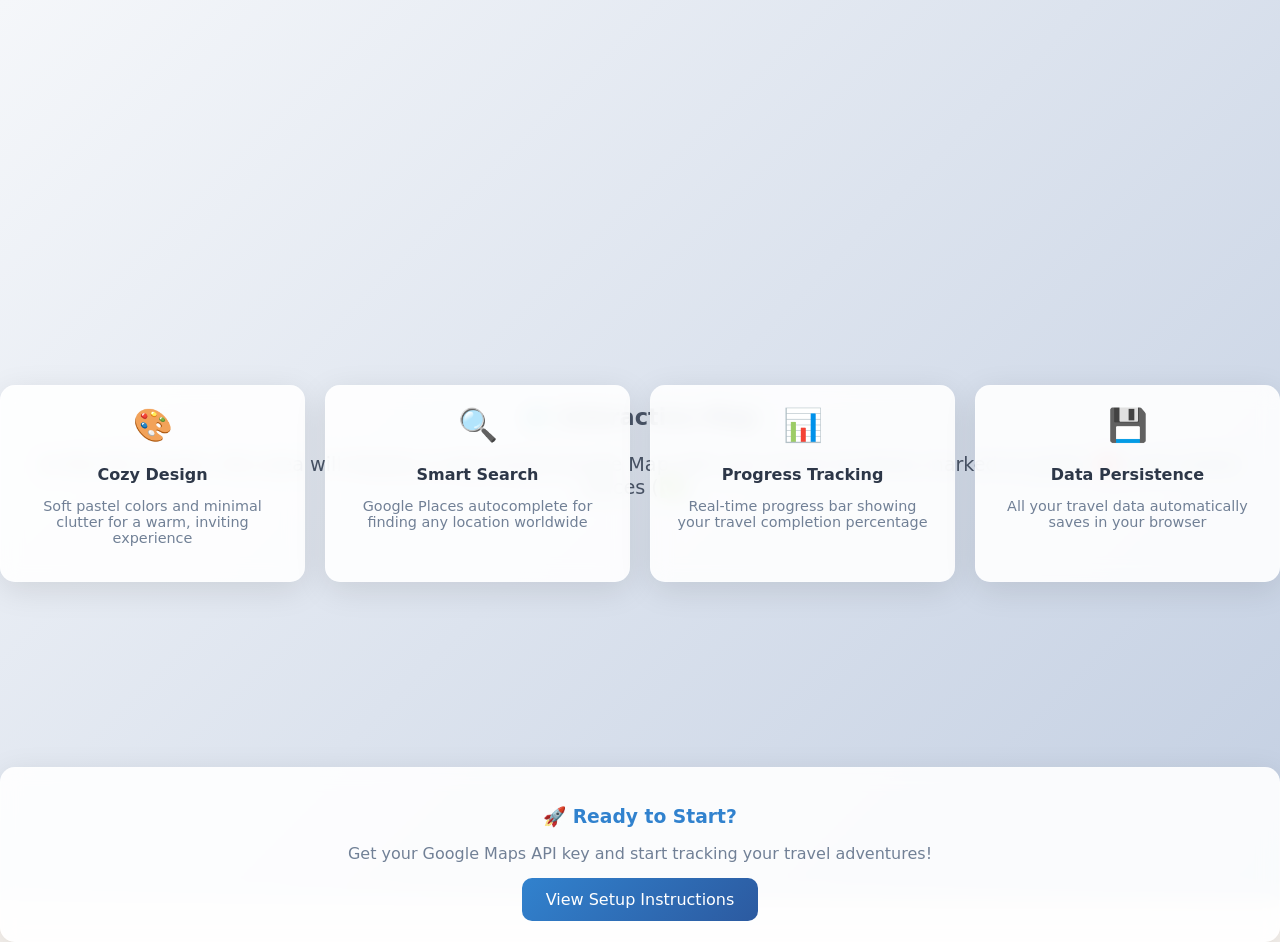
<file: demo.html>
<!DOCTYPE html>
<html lang="en">
<head>
    <meta charset="UTF-8">
    <meta name="viewport" content="width=device-width, initial-scale=1.0">
    <title>Cozy Travel Progress - Demo</title>
    <link rel="stylesheet" href="styles.css">
    <link href="https://fonts.googleapis.com/css2?family=Inter:wght@300;400;500;600&display=swap" rel="stylesheet">
    <style>
        /* Demo-specific styles */
        .demo-map {
            background: linear-gradient(135deg, #f5f7fa 0%, #c3cfe2 100%);
            display: flex;
            align-items: center;
            justify-content: center;
            color: #4a5568;
            font-size: 1.2rem;
            text-align: center;
            padding: 20px;
        }
        
        .demo-notice {
            background: rgba(255, 255, 255, 0.9);
            backdrop-filter: blur(10px);
            border-radius: 15px;
            padding: 20px;
            margin: 20px 0;
            text-align: center;
            box-shadow: 0 8px 32px rgba(0,0,0,0.1);
            border: 1px solid rgba(255, 255, 255, 0.2);
        }
        
        .demo-notice h3 {
            color: #3182ce;
            margin-bottom: 10px;
        }
        
        .demo-notice p {
            color: #718096;
            margin-bottom: 15px;
        }
        
        .demo-btn {
            background: linear-gradient(135deg, #3182ce 0%, #2c5aa0 100%);
            color: white;
            border: none;
            border-radius: 10px;
            padding: 12px 24px;
            font-size: 1rem;
            font-weight: 500;
            cursor: pointer;
            transition: all 0.3s ease;
            text-decoration: none;
            display: inline-block;
        }
        
        .demo-btn:hover {
            transform: translateY(-2px);
            box-shadow: 0 6px 20px rgba(0,0,0,0.15);
        }
        
        .demo-features {
            display: grid;
            grid-template-columns: repeat(auto-fit, minmax(250px, 1fr));
            gap: 20px;
            margin: 30px 0;
        }
        
        .demo-feature {
            background: rgba(255, 255, 255, 0.9);
            backdrop-filter: blur(10px);
            border-radius: 15px;
            padding: 20px;
            text-align: center;
            box-shadow: 0 8px 32px rgba(0,0,0,0.1);
            border: 1px solid rgba(255, 255, 255, 0.2);
        }
        
        .demo-feature-icon {
            font-size: 2rem;
            margin-bottom: 15px;
        }
        
        .demo-feature h4 {
            color: #2d3748;
            margin-bottom: 10px;
        }
        
        .demo-feature p {
            color: #718096;
            font-size: 0.9rem;
        }
    </style>
</head>
<body>
    <div class="container">
        <header class="header">
            <h1>🌍 Cozy Travel Progress</h1>
            <p class="subtitle">Track your adventures and dream destinations</p>
        </header>

        <div class="demo-notice">
            <h3>🚀 Demo Mode</h3>
            <p>This is a preview of the Cozy Travel Progress app. To use the full version with Google Maps, you'll need to set up an API key.</p>
            <a href="index.html" class="demo-btn">View Full App Setup</a>
        </div>

        <div class="search-section">
            <div class="search-container">
                <input 
                    type="text" 
                    id="location-search" 
                    placeholder="Search for a place... (Demo Mode)"
                    autocomplete="off"
                    disabled
                >
                <div class="button-group">
                    <button id="add-goal" class="btn btn-goal" disabled>
                        <span class="btn-icon">🎯</span>
                        Add to Goals
                    </button>
                    <button id="add-visited" class="btn btn-visited" disabled>
                        <span class="btn-icon">✅</span>
                        Add to Visited
                    </button>
                </div>
            </div>
        </div>

        <div class="progress-section">
            <div class="progress-info">
                <span class="progress-text">Progress: <span id="progress-text">0/0</span></span>
                <span class="progress-percentage" id="progress-percentage">0%</span>
            </div>
            <div class="progress-bar">
                <div class="progress-fill" id="progress-fill"></div>
            </div>
        </div>

        <div class="map-container">
            <div id="map" class="demo-map">
                <div>
                    <h3>🗺️ Interactive Map</h3>
                    <p>In the full version, this area will display a cozy-styled Google Map with your travel locations marked as goals (🎯) and visited places (✅).</p>
                </div>
            </div>
        </div>

        <div class="demo-features">
            <div class="demo-feature">
                <div class="demo-feature-icon">🎨</div>
                <h4>Cozy Design</h4>
                <p>Soft pastel colors and minimal clutter for a warm, inviting experience</p>
            </div>
            <div class="demo-feature">
                <div class="demo-feature-icon">🔍</div>
                <h4>Smart Search</h4>
                <p>Google Places autocomplete for finding any location worldwide</p>
            </div>
            <div class="demo-feature">
                <div class="demo-feature-icon">📊</div>
                <h4>Progress Tracking</h4>
                <p>Real-time progress bar showing your travel completion percentage</p>
            </div>
            <div class="demo-feature">
                <div class="demo-feature-icon">💾</div>
                <h4>Data Persistence</h4>
                <p>All your travel data automatically saves in your browser</p>
            </div>
        </div>

        <div class="stats-section">
            <div class="stat-card">
                <div class="stat-icon">🎯</div>
                <div class="stat-content">
                    <div class="stat-number" id="goals-count">0</div>
                    <div class="stat-label">Goals</div>
                </div>
            </div>
            <div class="stat-card">
                <div class="stat-icon">✅</div>
                <div class="stat-content">
                    <div class="stat-number" id="visited-count">0</div>
                    <div class="stat-label">Visited</div>
                </div>
            </div>
            <div class="stat-card">
                <button id="reset-btn" class="reset-btn" disabled>
                    <span class="reset-icon">🔄</span>
                    Reset
                </button>
            </div>
        </div>

        <div class="demo-notice">
            <h3>🚀 Ready to Start?</h3>
            <p>Get your Google Maps API key and start tracking your travel adventures!</p>
            <a href="README.md" class="demo-btn">View Setup Instructions</a>
        </div>
    </div>

    <script>
        // Demo mode - show some sample data
        document.addEventListener('DOMContentLoaded', function() {
            // Simulate some sample data
            const sampleGoals = 3;
            const sampleVisited = 2;
            const total = sampleGoals + sampleVisited;
            const percentage = Math.round((sampleVisited / total) * 100);

            document.getElementById('progress-text').textContent = `${sampleVisited}/${total}`;
            document.getElementById('progress-percentage').textContent = `${percentage}%`;
            document.getElementById('progress-fill').style.width = `${percentage}%`;
            document.getElementById('goals-count').textContent = sampleGoals;
            document.getElementById('visited-count').textContent = sampleVisited;

            // Add some demo interactions
            document.querySelectorAll('.btn, #reset-btn').forEach(btn => {
                btn.addEventListener('click', function(e) {
                    e.preventDefault();
                    alert('This is demo mode! To use the full app, please set up your Google Maps API key.');
                });
            });
        });
    </script>
</body>
</html>
</file>
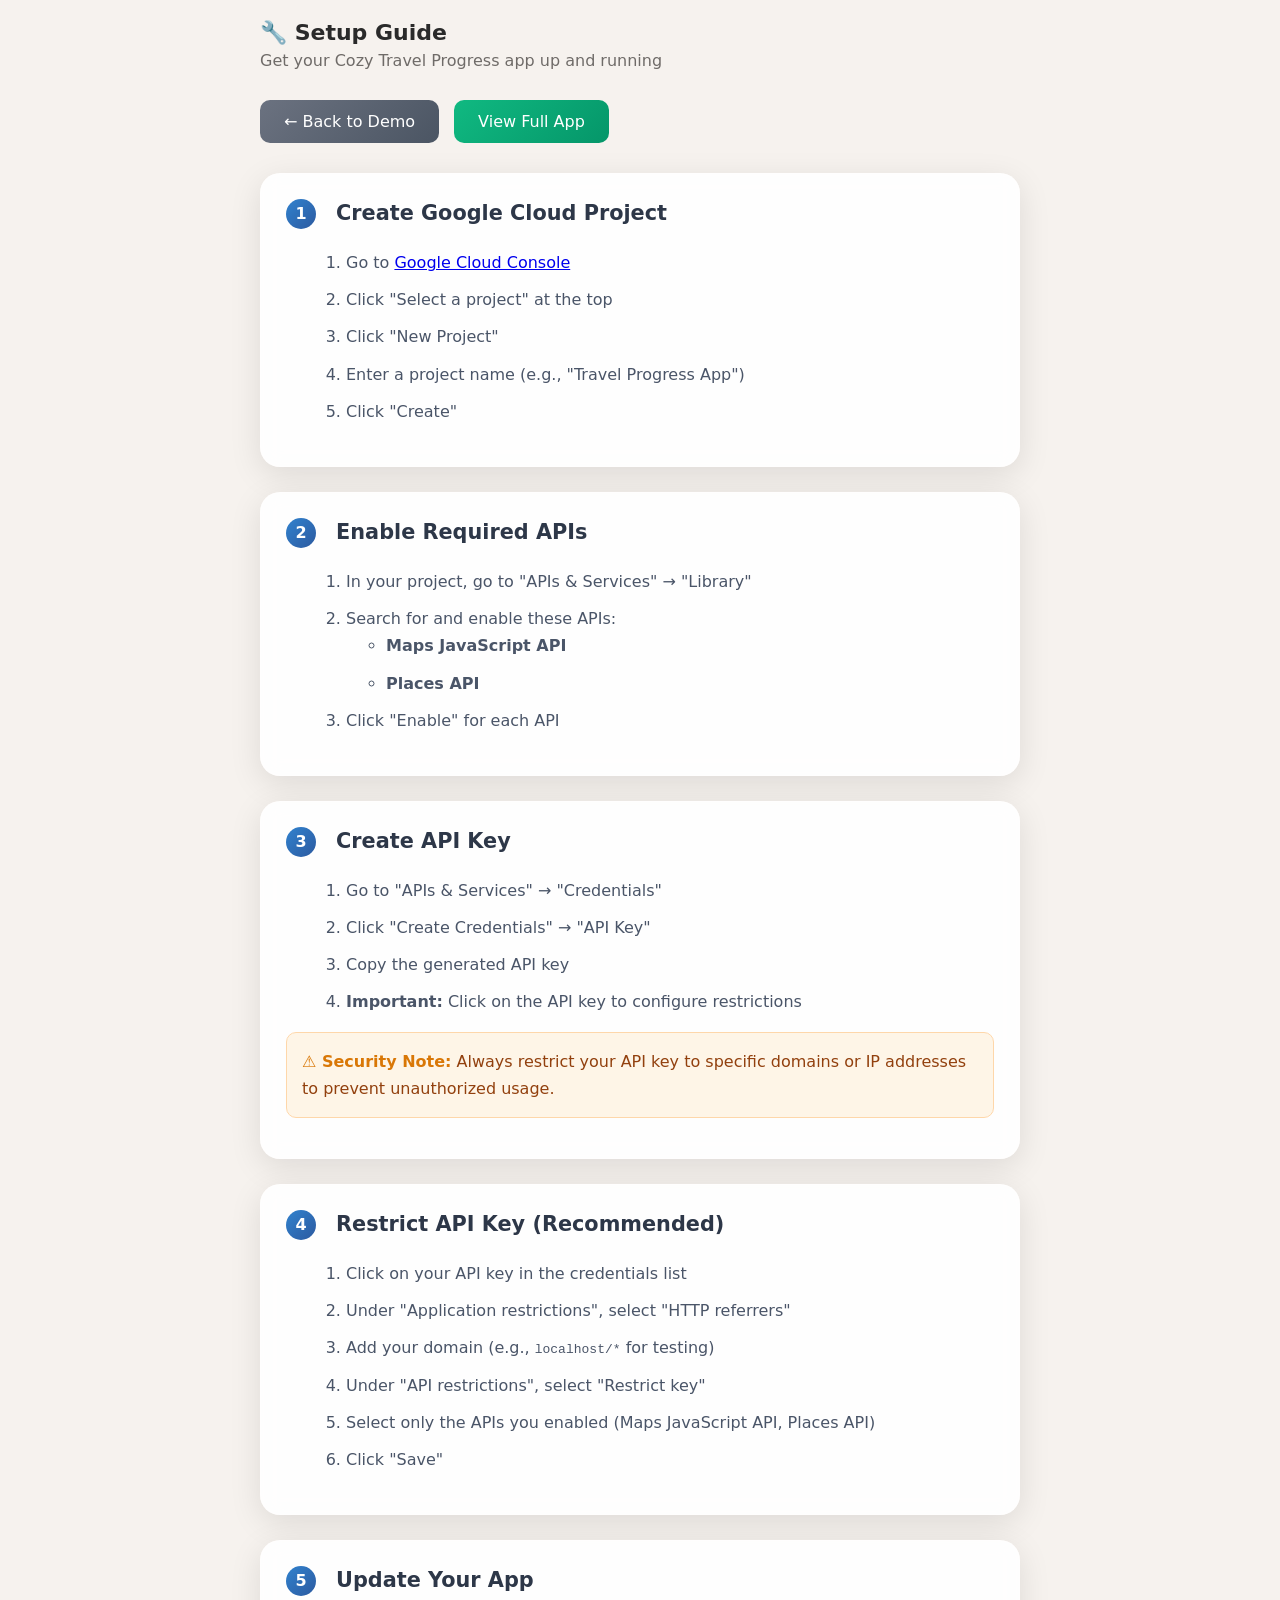
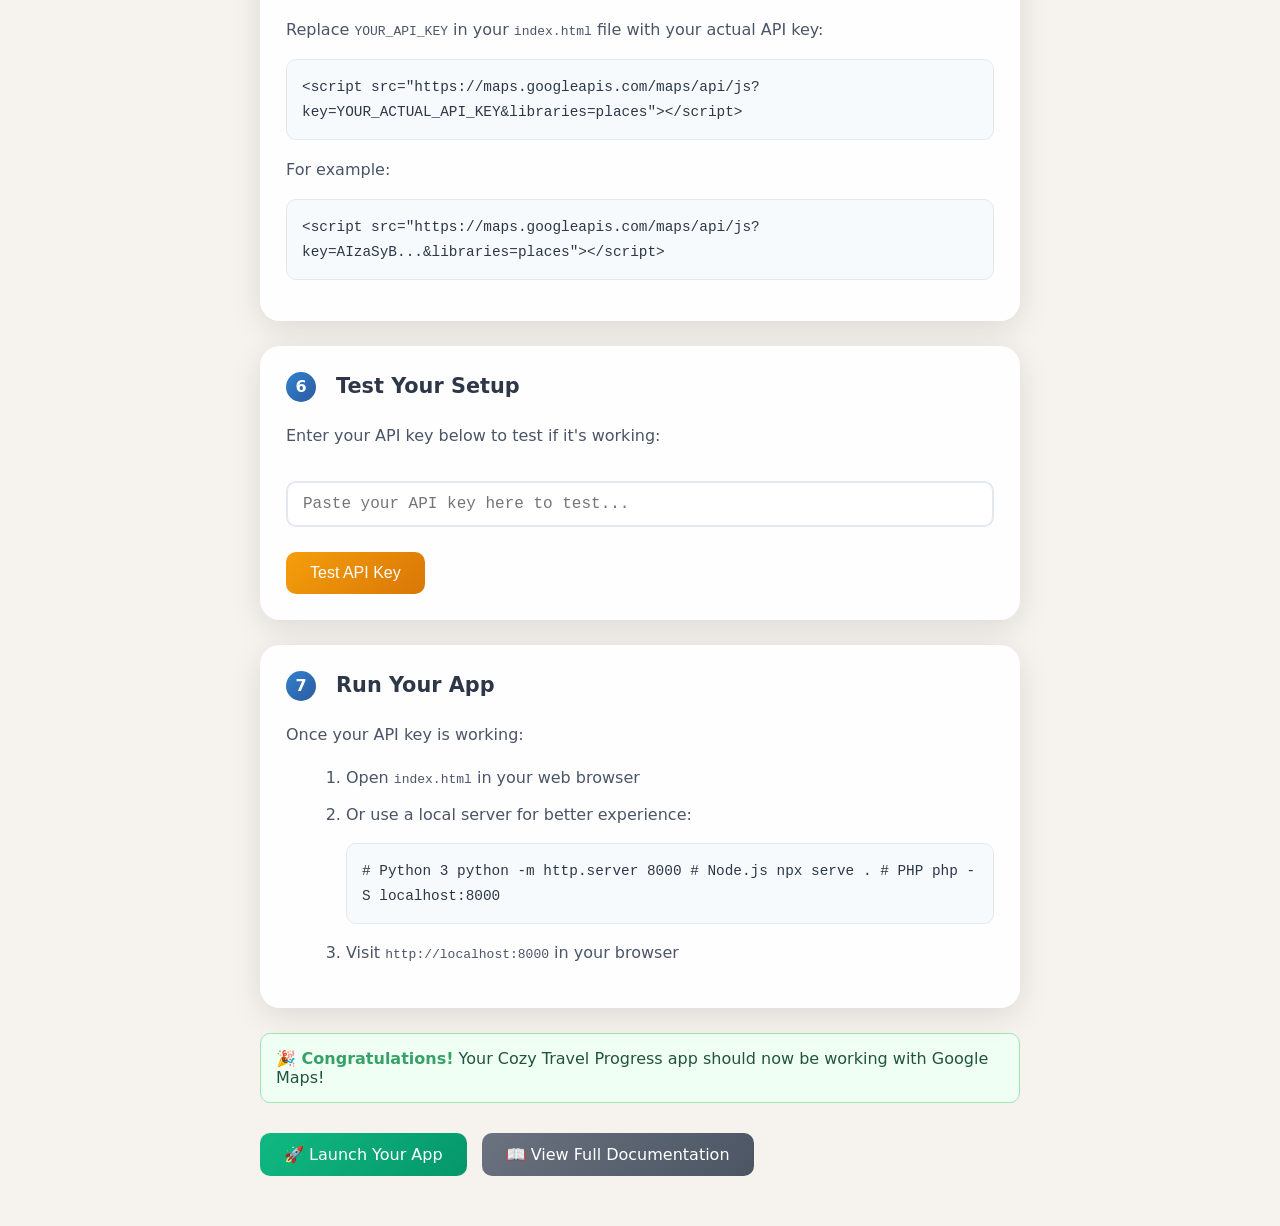
<file: setup.html>
<!DOCTYPE html>
<html lang="en">
<head>
    <meta charset="UTF-8">
    <meta name="viewport" content="width=device-width, initial-scale=1.0">
    <title>Setup Guide - Cozy Travel Progress</title>
    <link rel="stylesheet" href="styles.css">
    <link href="https://fonts.googleapis.com/css2?family=Inter:wght@300;400;500;600&display=swap" rel="stylesheet">
    <style>
        .setup-container {
            max-width: 800px;
            margin: 0 auto;
            padding: 20px;
        }
        
        .setup-step {
            background: rgba(255, 255, 255, 0.9);
            backdrop-filter: blur(10px);
            border-radius: 20px;
            padding: 25px;
            margin-bottom: 25px;
            box-shadow: 0 8px 32px rgba(0,0,0,0.1);
            border: 1px solid rgba(255, 255, 255, 0.2);
        }
        
        .step-number {
            display: inline-block;
            background: linear-gradient(135deg, #3182ce 0%, #2c5aa0 100%);
            color: white;
            width: 30px;
            height: 30px;
            border-radius: 50%;
            text-align: center;
            line-height: 30px;
            font-weight: 600;
            margin-right: 15px;
        }
        
        .step-title {
            display: inline-block;
            font-size: 1.3rem;
            font-weight: 600;
            color: #2d3748;
            vertical-align: top;
            margin-top: 2px;
        }
        
        .step-content {
            margin-top: 20px;
            color: #4a5568;
            line-height: 1.7;
        }
        
        .step-content ol {
            margin-left: 20px;
            margin-top: 15px;
        }
        
        .step-content li {
            margin-bottom: 10px;
        }
        
        .code-block {
            background: #f7fafc;
            border: 1px solid #e2e8f0;
            border-radius: 10px;
            padding: 15px;
            margin: 15px 0;
            font-family: 'Courier New', monospace;
            font-size: 0.9rem;
            color: #2d3748;
            overflow-x: auto;
        }
        
        .warning {
            background: #fef5e7;
            border: 1px solid #fed7aa;
            border-radius: 10px;
            padding: 15px;
            margin: 15px 0;
            color: #92400e;
        }
        
        .warning strong {
            color: #d97706;
        }
        
        .success {
            background: #f0fff4;
            border: 1px solid #9ae6b4;
            border-radius: 10px;
            padding: 15px;
            margin: 15px 0;
            color: #22543d;
        }
        
        .success strong {
            color: #38a169;
        }
        
        .setup-links {
            display: flex;
            gap: 15px;
            margin: 30px 0;
            flex-wrap: wrap;
        }
        
        .setup-link {
            background: linear-gradient(135deg, #10b981 0%, #059669 100%);
            color: white;
            text-decoration: none;
            padding: 12px 24px;
            border-radius: 10px;
            font-weight: 500;
            transition: all 0.3s ease;
            display: inline-block;
        }
        
        .setup-link:hover {
            transform: translateY(-2px);
            box-shadow: 0 6px 20px rgba(0,0,0,0.15);
        }
        
        .setup-link.secondary {
            background: linear-gradient(135deg, #6b7280 0%, #4b5563 100%);
        }
        
        .api-key-input {
            width: 100%;
            padding: 12px 15px;
            border: 2px solid #e2e8f0;
            border-radius: 10px;
            font-size: 1rem;
            font-family: 'Courier New', monospace;
            margin: 15px 0;
        }
        
        .api-key-input:focus {
            outline: none;
            border-color: #90cdf4;
            box-shadow: 0 0 0 3px rgba(144, 205, 244, 0.1);
        }
        
        .test-btn {
            background: linear-gradient(135deg, #f59e0b 0%, #d97706 100%);
            color: white;
            border: none;
            border-radius: 10px;
            padding: 12px 24px;
            font-size: 1rem;
            font-weight: 500;
            cursor: pointer;
            transition: all 0.3s ease;
            margin-top: 10px;
        }
        
        .test-btn:hover {
            transform: translateY(-2px);
            box-shadow: 0 6px 20px rgba(0,0,0,0.15);
        }
    </style>
</head>
<body>
    <div class="setup-container">
        <header class="header">
            <h1>🔧 Setup Guide</h1>
            <p class="subtitle">Get your Cozy Travel Progress app up and running</p>
        </header>

        <div class="setup-links">
            <a href="demo.html" class="setup-link secondary">← Back to Demo</a>
            <a href="index.html" class="setup-link">View Full App</a>
        </div>

        <div class="setup-step">
            <div>
                <span class="step-number">1</span>
                <span class="step-title">Create Google Cloud Project</span>
            </div>
            <div class="step-content">
                <ol>
                    <li>Go to <a href="https://console.cloud.google.com/" target="_blank">Google Cloud Console</a></li>
                    <li>Click "Select a project" at the top</li>
                    <li>Click "New Project"</li>
                    <li>Enter a project name (e.g., "Travel Progress App")</li>
                    <li>Click "Create"</li>
                </ol>
            </div>
        </div>

        <div class="setup-step">
            <div>
                <span class="step-number">2</span>
                <span class="step-title">Enable Required APIs</span>
            </div>
            <div class="step-content">
                <ol>
                    <li>In your project, go to "APIs & Services" → "Library"</li>
                    <li>Search for and enable these APIs:
                        <ul>
                            <li><strong>Maps JavaScript API</strong></li>
                            <li><strong>Places API</strong></li>
                        </ul>
                    </li>
                    <li>Click "Enable" for each API</li>
                </ol>
            </div>
        </div>

        <div class="setup-step">
            <div>
                <span class="step-number">3</span>
                <span class="step-title">Create API Key</span>
            </div>
            <div class="step-content">
                <ol>
                    <li>Go to "APIs & Services" → "Credentials"</li>
                    <li>Click "Create Credentials" → "API Key"</li>
                    <li>Copy the generated API key</li>
                    <li><strong>Important:</strong> Click on the API key to configure restrictions</li>
                </ol>
                
                <div class="warning">
                    <strong>⚠️ Security Note:</strong> Always restrict your API key to specific domains or IP addresses to prevent unauthorized usage.
                </div>
            </div>
        </div>

        <div class="setup-step">
            <div>
                <span class="step-number">4</span>
                <span class="step-title">Restrict API Key (Recommended)</span>
            </div>
            <div class="step-content">
                <ol>
                    <li>Click on your API key in the credentials list</li>
                    <li>Under "Application restrictions", select "HTTP referrers"</li>
                    <li>Add your domain (e.g., <code>localhost/*</code> for testing)</li>
                    <li>Under "API restrictions", select "Restrict key"</li>
                    <li>Select only the APIs you enabled (Maps JavaScript API, Places API)</li>
                    <li>Click "Save"</li>
                </ol>
            </div>
        </div>

        <div class="setup-step">
            <div>
                <span class="step-number">5</span>
                <span class="step-title">Update Your App</span>
            </div>
            <div class="step-content">
                <p>Replace <code>YOUR_API_KEY</code> in your <code>index.html</code> file with your actual API key:</p>
                
                <div class="code-block">
&lt;script src="https://maps.googleapis.com/maps/api/js?key=YOUR_ACTUAL_API_KEY&libraries=places"&gt;&lt;/script&gt;
                </div>
                
                <p>For example:</p>
                
                <div class="code-block">
&lt;script src="https://maps.googleapis.com/maps/api/js?key=AIzaSyB...&libraries=places"&gt;&lt;/script&gt;
                </div>
            </div>
        </div>

        <div class="setup-step">
            <div>
                <span class="step-number">6</span>
                <span class="step-title">Test Your Setup</span>
            </div>
            <div class="step-content">
                <p>Enter your API key below to test if it's working:</p>
                
                <input type="text" id="api-key-test" class="api-key-input" placeholder="Paste your API key here to test...">
                <button id="test-api-btn" class="test-btn">Test API Key</button>
                
                <div id="test-result"></div>
            </div>
        </div>

        <div class="setup-step">
            <div>
                <span class="step-number">7</span>
                <span class="step-title">Run Your App</span>
            </div>
            <div class="step-content">
                <p>Once your API key is working:</p>
                <ol>
                    <li>Open <code>index.html</code> in your web browser</li>
                    <li>Or use a local server for better experience:
                        <div class="code-block">
# Python 3
python -m http.server 8000

# Node.js
npx serve .

# PHP
php -S localhost:8000
                        </div>
                    </li>
                    <li>Visit <code>http://localhost:8000</code> in your browser</li>
                </ol>
            </div>
        </div>

        <div class="success">
            <strong>🎉 Congratulations!</strong> Your Cozy Travel Progress app should now be working with Google Maps!
        </div>

        <div class="setup-links">
            <a href="index.html" class="setup-link">🚀 Launch Your App</a>
            <a href="README.md" class="setup-link secondary">📖 View Full Documentation</a>
        </div>
    </div>

    <script>
        // Test API key functionality
        document.getElementById('test-api-btn').addEventListener('click', function() {
            const apiKey = document.getElementById('api-key-test').value.trim();
            const resultDiv = document.getElementById('test-result');
            
            if (!apiKey) {
                resultDiv.innerHTML = '<div class="warning">Please enter an API key to test.</div>';
                return;
            }
            
            // Test the API key by making a simple request
            const testUrl = `https://maps.googleapis.com/maps/api/js?key=${apiKey}&libraries=places`;
            
            resultDiv.innerHTML = '<div class="success">Testing API key...</div>';
            
            // Create a test script tag
            const testScript = document.createElement('script');
            testScript.src = testUrl;
            testScript.onload = function() {
                resultDiv.innerHTML = '<div class="success"><strong>✅ Success!</strong> Your API key is working correctly. You can now use it in your app!</div>';
                document.body.removeChild(testScript);
            };
            testScript.onerror = function() {
                resultDiv.innerHTML = '<div class="warning"><strong>❌ Error:</strong> There was a problem with your API key. Please check that it\'s correct and has the right permissions.</div>';
                document.body.removeChild(testScript);
            };
            
            document.body.appendChild(testScript);
        });
        
        // Auto-fill API key if provided in URL
        const urlParams = new URLSearchParams(window.location.search);
        const apiKey = urlParams.get('api_key');
        if (apiKey) {
            document.getElementById('api-key-test').value = apiKey;
        }
    </script>
</body>
</html>
</file>
<file: styles.css>
:root {
	--bg: #f6f2ee;
	--card: #ffffffcc;
	--text: #2a2a2a;
	--muted: #6f6b68;
	--accent: #ffbf69;
	--accent-2: #6ed69b;
	--danger: #ff6b6b;
	--border: #e8e2dc;
	--shadow: 0 10px 30px rgba(0,0,0,0.08);
}

* { box-sizing: border-box; }

html, body, #app { height: 100%; }

body {
	margin: 0;
	font-family: 'Nunito', system-ui, -apple-system, Segoe UI, Roboto, Helvetica, Arial, sans-serif;
	background: var(--bg);
	color: var(--text);
}

#map {
	position: fixed;
	top: 0;
	left: 0;
	right: 0;
	bottom: 0;
}

#ui-card {
	position: fixed;
	top: 18px;
	left: 18px;
	max-width: 720px;
	background: var(--card);
	backdrop-filter: blur(8px);
	border: 1px solid var(--border);
	border-radius: 16px;
	box-shadow: var(--shadow);
	padding: 18px;
	z-index: 2;
}

h1 { margin: 0 0 6px; font-size: 22px; }
.subtitle { margin: 0 0 14px; color: var(--muted); }

.search-row { display: grid; grid-template-columns: 1fr auto; gap: 10px; align-items: center; }
.search-row input {
	width: 100%;
	padding: 12px 14px;
	border: 1px solid var(--border);
	border-radius: 12px;
	outline: none;
	font-size: 16px;
	background: #fff;
	box-shadow: inset 0 1px 0 rgba(0,0,0,0.02);
}

.buttons { display: flex; gap: 8px; }
.btn {
	appearance: none;
	border: 1px solid var(--border);
	background: #fff;
	padding: 10px 14px;
	border-radius: 12px;
	font-weight: 700;
	cursor: pointer;
	transition: transform 0.04s ease, box-shadow 0.2s ease, background 0.2s ease;
	box-shadow: 0 1px 0 rgba(0,0,0,0.05);
}
.btn:active { transform: translateY(1px); }
.btn-goal { background: #ffe9c7; border-color: #ffd79a; }
.btn-visited { background: #dbffe9; border-color: #baf2d3; }
.btn-secondary { background: #eef2ff; border-color: #d8dffc; }
.btn-danger { background: #ffe9ea; border-color: #ffd0d2; color: #a33; }

.progress-row { margin-top: 12px; }
.progress-label { font-size: 14px; color: var(--muted); margin-bottom: 6px; }
.progress-bar {
	height: 12px;
	border-radius: 999px;
	background: #f0ebe6;
	border: 1px solid var(--border);
	overflow: hidden;
}
#progress-fill {
	height: 100%;
	width: 0%;
	background: linear-gradient(90deg, var(--accent-2), var(--accent));
	transition: width 400ms ease;
}

.util-row { display: flex; gap: 8px; margin-top: 12px; }

/* InfoWindow small chips */
.chip { display: inline-flex; align-items: center; gap: 6px; padding: 4px 8px; border-radius: 999px; font-size: 12px; border: 1px solid var(--border); background: #fff; }
.chip.goal { background: #fff7e6; border-color: #ffe1ad; }
.chip.visited { background: #ecffef; border-color: #bff0cd; }

/* Make Google autocomplete dropdown a bit cozier */
.pac-container { border-radius: 12px; box-shadow: var(--shadow); }
.pac-item { padding: 10px 12px; }
</file>
